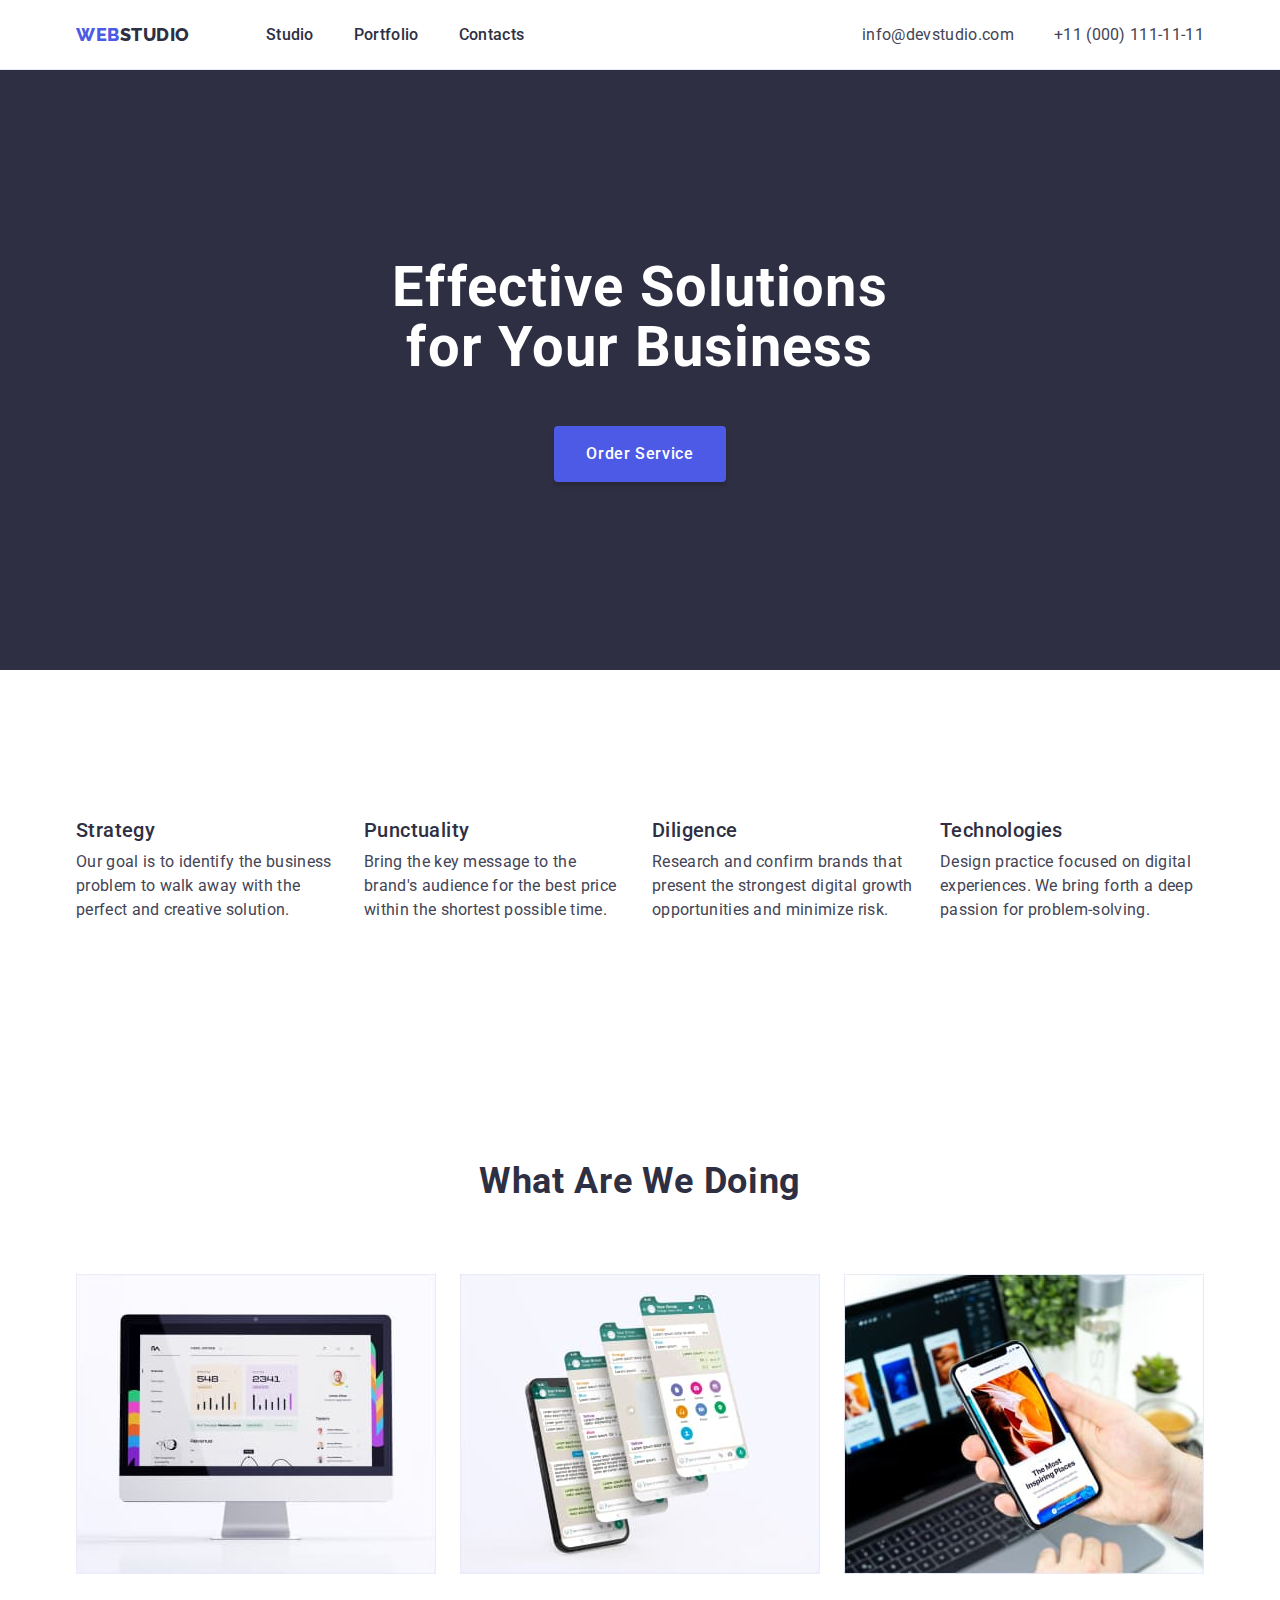
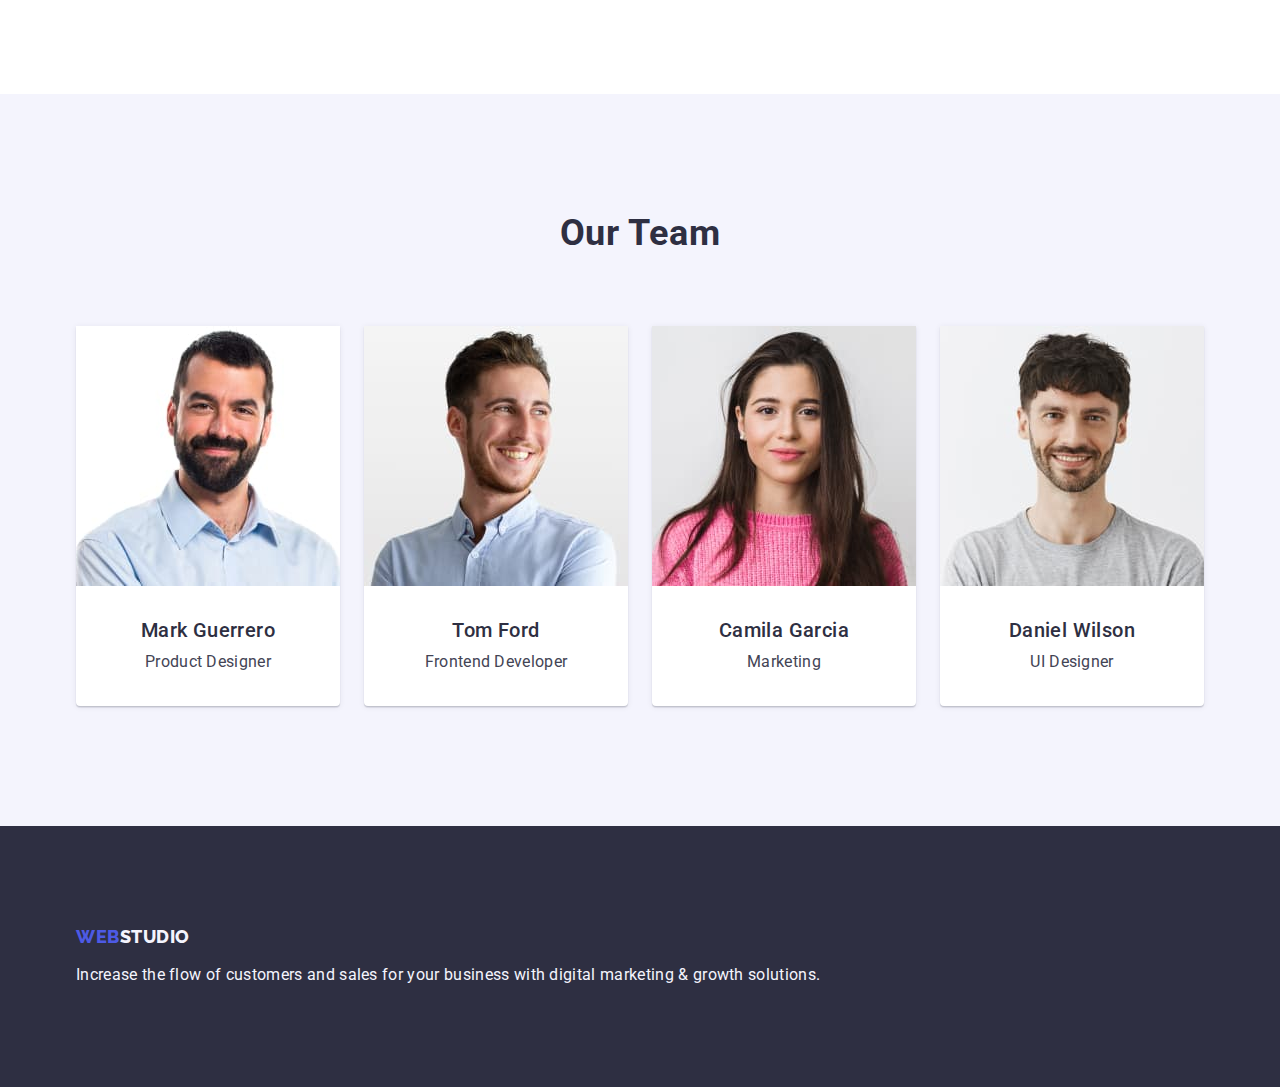
<file: index.html>
<!DOCTYPE html>
<html lang="en">
  <head>
    <meta charset="UTF-8" />
    <meta http-equiv="X-UA-Compatible" content="IE=edge" />
    <meta name="viewport" content="width=device-width, initial-scale=1.0" />
    <title>WebStudio</title>
    <link rel="preconnect" href="https://fonts.googleapis.com" />
    <link rel="preconnect" href="https://fonts.gstatic.com" crossorigin />
    <link
      href="https://fonts.googleapis.com/css2?family=Raleway:wght@800&family=Roboto:wght@400;500;700;900&display=swap"
      rel="stylesheet"
    />
    <link
      rel="stylesheet"
      href="https://cdn.jsdelivr.net/npm/modern-normalize@1.1.0/modern-normalize.min.css"
    />
    <link href="./css/styles.css" rel="stylesheet" />
  </head>
  <body>
    <!-- This is a header -->
    <header class="header">
      <div class="page-header-container container">
        <nav class="navigation">
          <a class="logo-link link" href="./index.html"
            >Web<span class="logo-link-studio">Studio</span></a
          >
          <ul class="menu list">
            <li class="menu-item">
              <a class="menu-link link" href="./index.html">Studio</a>
            </li>
            <li class="menu-item">
              <a class="menu-link link" href="./portfolio.html">Portfolio</a>
            </li>
            <li class="menu-item">
              <a class="menu-link link" href="">Contacts</a>
            </li>
          </ul>
        </nav>
        <address class="adress-conteiner">
          <ul class="adress-list list">
            <li class="adress-item">
              <a class="contact-link link" href="mailto:info@devstudio.com"
                >info@devstudio.com</a
              >
            </li>
            <li class="adress-item">
              <a class="contact-link link" href="tel:+110001111111"
                >+11 (000) 111-11-11</a
              >
            </li>
          </ul>
        </address>
      </div>
    </header>
    <main>
      <!-- This is a hero section -->
      <section class="hero-section">
        <div class="hero-container container">
          <h1 class="hero-title">Effective Solutions for Your Business</h1>
          <button class="hero-btn button" type="button">Order Service</button>
        </div>
      </section>
      <!-- This is a our features section -->
      <section class="features-section section">
        <div class="container">
          <h2 class="unvizible-title">Our features</h2>
          <ul class="card-list list">
            <li class="features-item">
              <h3 class="features-title sub-title">Strategy</h3>
              <p class="features-text">
                Our goal is to identify the business problem to walk away with
                the perfect and creative solution.
              </p>
            </li>
            <li class="features-item">
              <h3 class="features-title sub-title">Punctuality</h3>
              <p class="features-text">
                Bring the key message to the brand's audience for the best price
                within the shortest possible time.
              </p>
            </li>
            <li class="features-item">
              <h3 class="features-title sub-title">Diligence</h3>
              <p class="features-text">
                Research and confirm brands that present the strongest digital
                growth opportunities and minimize risk.
              </p>
            </li>
            <li class="features-item">
              <h3 class="features-title sub-title">Technologies</h3>
              <p class="features-text">
                Design practice focused on digital experiences. We bring forth a
                deep passion for problem-solving.
              </p>
            </li>
          </ul>
        </div>
      </section>
      <!-- This is what are we doing section -->
      <section class="section">
        <div class="container">
          <h2 class="doing-title title">What are we doing</h2>
          <ul class="card-list list">
            <li class="doing-item">
              <img
                src="./images/what_we_do/pc.jpg"
                alt="Personal Computer"
                width="360"
              />
            </li>
            <li class="doing-item">
              <img
                src="./images/what_we_do/phone.jpg"
                alt="Smartphone"
                width="360"
              />
            </li>
            <li class="doing-item">
              <img
                src="./images/what_we_do/unification.jpg"
                alt="Personal Computer and smartphone"
                width="360"
              />
            </li>
          </ul>
        </div>
      </section>
      <!-- This is team section -->
      <section class="team section">
        <div class="container">
          <h2 class="team-titlt title">Our Team</h2>
          <ul class="card-list list">
            <li class="team-card">
              <img
                src="./images/team/Mark_Guerrero.jpg"
                alt="Mark Guerrero"
                width="264"
              />
              <div class="team-card-content">
                <h3 class="team-card-title sub-title">Mark Guerrero</h3>
                <p class="team-card-text">Product Designer</p>
              </div>
            </li>
            <li class="team-card">
              <img
                src="./images/team/Tom_Ford.jpg"
                alt="Tom Ford"
                width="264"
              />
              <div class="team-card-content">
                <h3 class="team-card-title sub-title">Tom Ford</h3>
                <p class="team-card-text">Frontend Developer</p>
              </div>
            </li>
            <li class="team-card">
              <img
                src="./images/team/Camila_Garcia.jpg"
                alt="Camila Garcia"
                width="264"
              />
              <div class="team-card-content">
                <h3 class="team-card-title sub-title">Camila Garcia</h3>
                <p class="team-card-text">Marketing</p>
              </div>
            </li>
            <li class="team-card">
              <img
                src="./images/team/Daniel_Wilson.jpg"
                alt="Daniel Wilson"
                width="264"
              />
              <div class="team-card-content">
                <h3 class="team-card-title sub-title">Daniel Wilson</h3>
                <p class="team-card-text">UI Designer</p>
              </div>
            </li>
          </ul>
        </div>
      </section>
    </main>
    <!-- This is footer -->
    <footer class="footer">
      <div class="container">
        <a class="logo-link link" href="./index.html"
          >Web<span class="logo-link-studio-white">Studio</span></a
        >
        <p class="footer-text">
          Increase the flow of customers and sales for your business with
          digital marketing & growth solutions.
        </p>
      </div>
    </footer>
  </body>
</html>
</file>
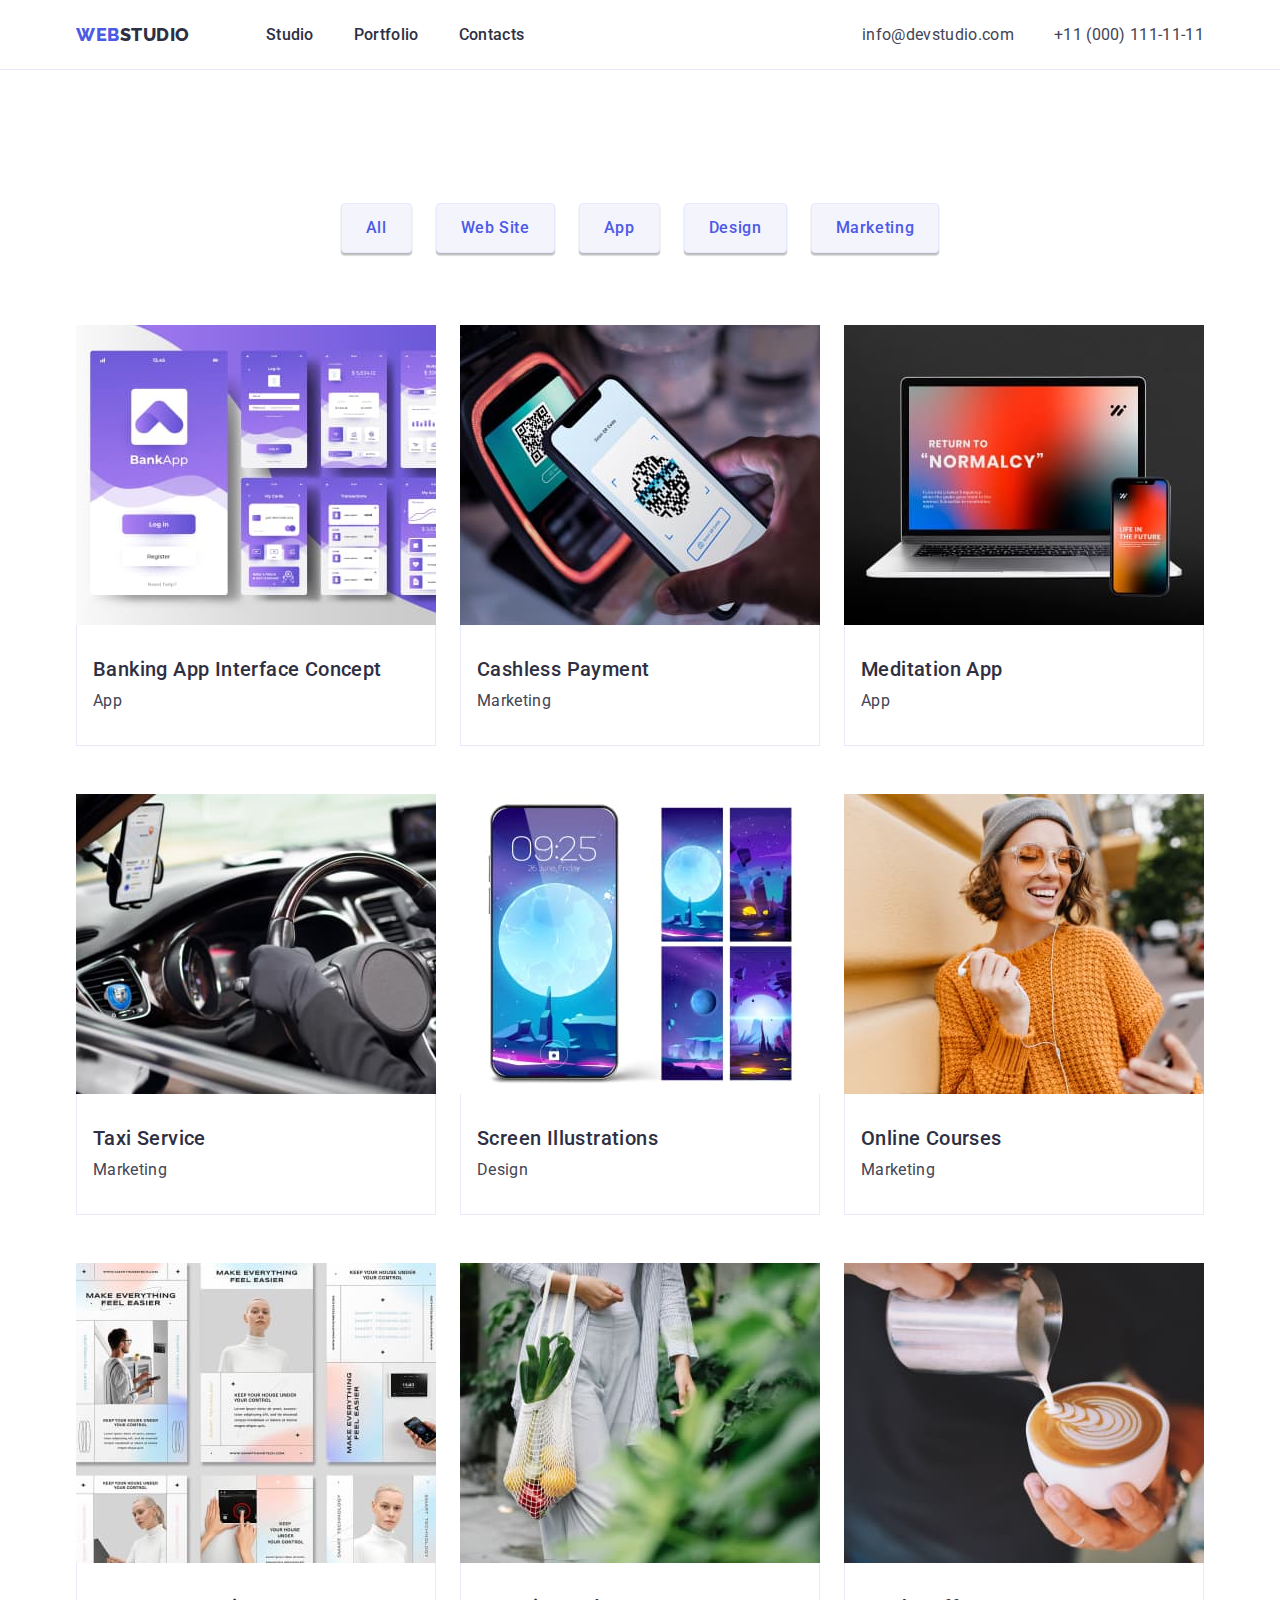
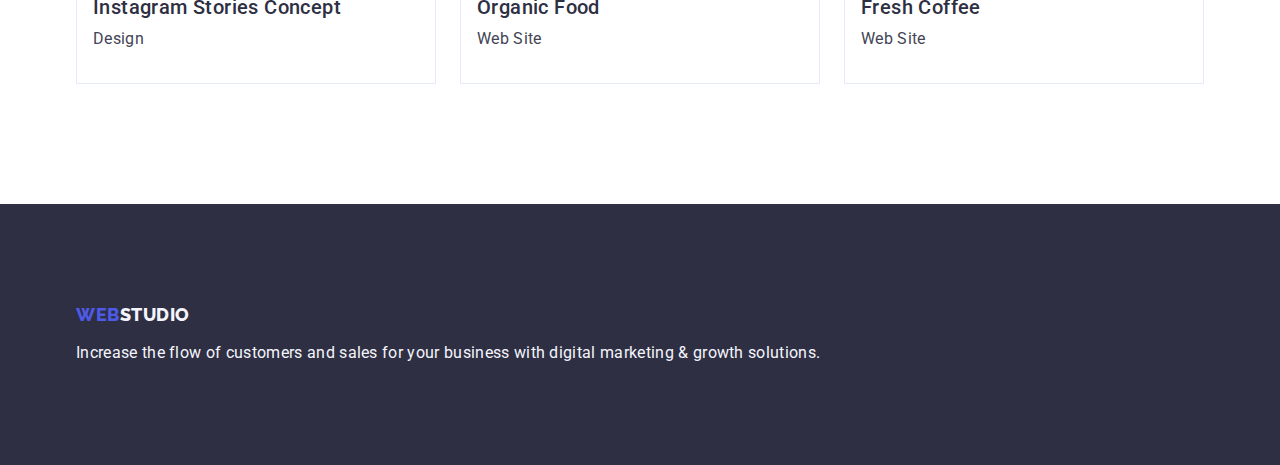
<file: portfolio.html>
<!DOCTYPE html>
<html lang="en">
  <head>
    <meta charset="UTF-8" />
    <meta http-equiv="X-UA-Compatible" content="IE=edge" />
    <meta name="viewport" content="width=device-width, initial-scale=1.0" />
    <title>Portfolio</title>
    <link rel="preconnect" href="https://fonts.googleapis.com" />
    <link rel="preconnect" href="https://fonts.gstatic.com" crossorigin />
    <link
      href="https://fonts.googleapis.com/css2?family=Raleway:wght@800&family=Roboto:wght@400;500;700;900&display=swap"
      rel="stylesheet"
    />
    <link
      rel="stylesheet"
      href="https://cdn.jsdelivr.net/npm/modern-normalize@1.1.0/modern-normalize.min.css"
    />
    <link href="./css/styles.css" rel="stylesheet" />
  </head>
  <body>
    <!-- This is a header -->
    <header class="header">
      <div class="page-header-container container">
        <nav class="navigation">
          <a class="logo-link link" href="./index.html"
            >Web<span class="logo-link-studio">Studio</span></a
          >
          <ul class="menu list">
            <li class="menu-item">
              <a class="menu-link link" href="./index.html">Studio</a>
            </li>
            <li class="menu-item">
              <a class="menu-link link" href="./portfolio.html">Portfolio</a>
            </li>
            <li class="menu-item">
              <a class="menu-link link" href="">Contacts</a>
            </li>
          </ul>
        </nav>
        <address class="adress-conteiner">
          <ul class="adress-list list">
            <li class="adress-item">
              <a class="contact-link link" href="mailto:info@devstudio.com"
                >info@devstudio.com</a
              >
            </li>
            <li class="adress-item">
              <a class="contact-link link" href="tel:+110001111111"
                >+11 (000) 111-11-11</a
              >
            </li>
          </ul>
        </address>
      </div>
    </header>
    <main>
      <!-- This is a filter -->
      <section class="portfolio-section">
        <div class="container">
          <h1 class="unvizible-title">This is our projects</h1>
          <ul class="filter-btn-list list">
            <li>
              <button class="filter-btn button" type="button">All</button>
            </li>
            <li>
              <button class="filter-btn button" type="button">Web Site</button>
            </li>
            <li>
              <button class="filter-btn button" type="button">App</button>
            </li>
            <li>
              <button class="filter-btn button" type="button">Design</button>
            </li>
            <li>
              <button class="filter-btn button" type="button">Marketing</button>
            </li>
          </ul>

          <!-- This is a projects -->

          <ul class="project-cards card-list list">
            <li class="project-card">
              <a href="" class="link"
                ><img
                  src="./images/projects/banking_app.jpg"
                  alt="Banking App Interface Concept"
                  width="360"
                  height="300"
                />
                <div class="project-card-content">
                  <h2 class="project-card-title sub-title">
                    Banking App Interface Concept
                  </h2>
                  <p class="project-card-text">App</p>
                </div>
              </a>
            </li>
            <li class="project-card">
              <a href="" class="link"
                ><img
                  src="./images/projects/cashless_payment.jpg"
                  alt="payment through the app"
                  width="360"
                  height="300"
                />
                <div class="project-card-content">
                  <h2 class="project-card-title sub-title">Cashless Payment</h2>
                  <p class="project-card-text">Marketing</p>
                </div>
              </a>
            </li>
            <li class="project-card">
              <a href="" class="link"
                ><img
                  src="./images/projects/meditation_app.jpg"
                  alt="an application for meditation on a computer and phone"
                  width="360"
                  height="300"
                />
                <div class="project-card-content">
                  <h2 class="project-card-title sub-title">Meditation App</h2>
                  <p class="project-card-text">App</p>
                </div>
              </a>
            </li>
            <li class="project-card">
              <a href="" class="link"
                ><img
                  src="./images/projects/taxi_service.jpg"
                  alt="Taxi"
                  width="360"
                  height="300"
                />
                <div class="project-card-content">
                  <h2 class="project-card-title sub-title">Taxi Service</h2>
                  <p class="project-card-text">Marketing</p>
                </div>
              </a>
            </li>
            <li class="project-card">
              <a href="" class="link"
                ><img
                  src="./images/projects/screen_illustrations.jpg"
                  alt="the phone and its screen"
                  width="360"
                  height="300"
                />
                <div class="project-card-content">
                  <h2 class="project-card-title sub-title">
                    Screen Illustrations
                  </h2>
                  <p class="project-card-text">Design</p>
                </div>
              </a>
            </li>
            <li class="project-card">
              <a href="" class="link"
                ><img
                  src="./images/projects/online_courses.jpg"
                  alt="girl with phone"
                  width="360"
                  height="300"
                />
                <div class="project-card-content">
                  <h2 class="project-card-title sub-title">Online Courses</h2>
                  <p class="project-card-text">Marketing</p>
                </div>
              </a>
            </li>
            <li class="project-card">
              <a href="" class="link"
                ><img
                  src="./images/projects/instagram_stories_concept.jpg"
                  alt="app screenshots"
                  width="360"
                  height="300"
                />
                <div class="project-card-content">
                  <h2 class="project-card-title sub-title">
                    Instagram Stories Concept
                  </h2>
                  <p class="project-card-text">Design</p>
                </div>
              </a>
            </li>
            <li class="project-card">
              <a href="" class="link">
                <img
                  src="./images/projects/organic_food.jpg"
                  alt="person width organic food"
                  width="360"
                  height="300"
                />
                <div class="project-card-content">
                  <h2 class="project-card-title sub-title">Organic Food</h2>
                  <p class="project-card-text">Web Site</p>
                </div>
              </a>
            </li>
            <li class="project-card">
              <a href="" class="link"
                ><img
                  src="./images/projects/fresh_coffee.jpg"
                  alt="make coffee"
                  width="360"
                  height="300"
                />
                <div class="project-card-content">
                  <h2 class="project-card-title sub-title">Fresh Coffee</h2>
                  <p class="project-card-text">Web Site</p>
                </div>
              </a>
            </li>
          </ul>
        </div>
      </section>
    </main>
    <!-- This is footer -->
    <footer class="footer">
      <div class="container">
        <a class="logo-link link" href="./index.html"
          >Web<span class="logo-link-studio-white">Studio</span></a
        >
        <p class="footer-text">
          Increase the flow of customers and sales for your business with
          digital marketing & growth solutions.
        </p>
      </div>
    </footer>
  </body>
</html>
</file>
<file: css/styles.css>
/*  font-family: 'Raleway', sans-serif; */
:root {
  --btn-background-color: #4d5ae5;
  --links-hover-color: #404bbf;
  --body-text-color: #434455;
  --title-text-color: #2e2f42;
}
body {
  font-family: 'Roboto', sans-serif;
  color: var(--body-text-color);
  background-color: #ffffff;
}
h1,
h2,
h3,
h4,
p {
  margin-top: 0;
  margin-bottom: 0;
}
img {
  display: block;
}
ul,
ol {
  margin-top: 0;
  margin-bottom: 0;
  padding-left: 0;
}
.container {
  width: 1158px;
  margin-left: auto;
  margin-right: auto;
  padding: 0 15px;
}
.section {
  padding-top: 120px;
  padding-bottom: 120px;
}
.logo-link {
  display: inline-block;
  padding: 24px 0;
  font-family: 'Raleway', sans-serif;
  font-weight: 800;
  font-size: 18px;
  line-height: 1.17;
  align-items: center;
  letter-spacing: 0.03em;
  text-transform: uppercase;
  color: var(--btn-background-color);
  margin-right: 76px;
}
.footer .logo-link {
  padding: 0;
  margin-bottom: 16px;
}
.list {
  list-style: none;
}
.link {
  text-decoration: none;
}
.unvizible-title {
  visibility: hidden;
}
.title {
  color: var(--title-text-color);
  margin-bottom: 72px;
}
.sub-title {
  color: var(--title-text-color);
  margin-bottom: 8px;
}
.button {
  border-radius: 4px;
  cursor: pointer;
  font-family: 'Roboto', sans-serif;
}
.card-list {
  display: flex;
  gap: 24px;
}
/*----------header section----------- */
.header {
  border-bottom: 1px solid #e7e9fc;
}
.page-header-container {
  display: flex;
  align-items: center;
}
.navigation {
  display: flex;
  align-items: center;
}
.logo-link-studio {
  color: var(--title-text-color);
}
.logo-link-studio-white {
  color: #f4f4fd;
}
.menu {
  display: flex;
  align-items: center;
}
.menu-item:not(:last-child) {
  margin-right: 40px;
}
.menu-link {
  font-weight: 500;
  font-size: 16px;
  line-height: 1.5;
  color: var(--title-text-color);
  letter-spacing: 0.02em;
  padding: 24px 0;
}
.menu-link:hover,
.menu-link:focus {
  color: var(--links-hover-color);
}
.adress-conteiner {
  font-style: normal;
  margin-left: auto;
}
.adress-list {
  display: flex;
  align-items: center;
}
.adress-item:not(:last-child) {
  margin-right: 40px;
}
.contact-link {
  font-weight: 400;
  font-size: 16px;
  line-height: 1.5;
  letter-spacing: 0.02em;
  color: var(--body-text-color);
}
.contact-link:hover,
.contact-link:focus {
  color: var(--links-hover-color);
}
/* ----------hero section---------- */
.hero-section {
  background-color: var(--title-text-color);
  color: #ffffff;
  min-height: 600px;
  display: flex;
  align-items: center;
  padding: 188px 0;
}
.hero-container {
  display: flex;
  flex-direction: column;
  justify-content: center;
  align-items: center;
}
.hero-title {
  max-width: 496px;
  line-height: 1.07;
  font-size: 56px;
  text-align: center;
  letter-spacing: 0.02em;
  color: #ffffff;
  margin-bottom: 48px;
}
.hero-btn {
  border: none;
  min-width: 169px;
  height: 56px;
  background: var(--btn-background-color);
  box-shadow: 0px 4px 4px rgba(0, 0, 0, 0.15);
  color: #ffffff;
  font-weight: 500;
  font-size: 16px;
  line-height: 1.5;
  align-items: center;
  letter-spacing: 0.04em;
  padding: 16px 32px;
}
.hero-btn:hover,
.hero-btn:focus {
  background: var(--links-hover-color);
}
/* ----------features section---------- */
.features-item {
  flex-basis: calc((100% - (3 * 24px)) / 4);
}
.features-title {
  font-weight: 500;
  font-size: 20px;
  line-height: 1.2;
  letter-spacing: 0.02em;
}
.features-text {
  font-weight: 400;
  font-size: 16px;
  line-height: 1.5;
  letter-spacing: 0.02em;
}
/* ----------doing section---------- */
.doing-item {
  flex-basis: calc((100%- (24px * 2)) / 3);
}
.doing-title {
  font-size: 36px;
  line-height: 1.11;
  text-align: center;
  letter-spacing: 0.02em;
  text-transform: capitalize;
}
/* ----------team---------- */
.team {
  background: #f4f4fd;
}
.team-titlt {
  font-size: 36px;
  line-height: 1.11;
  text-align: center;
  letter-spacing: 0.02em;
  text-transform: capitalize;
}
.team-card {
  flex-basis: calc((100%- (24px * 3)) / 4);
  box-shadow: 0px 1px 6px rgba(46, 47, 66, 0.08),
    0px 1px 1px rgba(46, 47, 66, 0.16), 0px 2px 1px rgba(46, 47, 66, 0.08);
  border-radius: 0px 0px 4px 4px;
  background-color: #ffffff;
}
.team-card-content {
  padding: 32px 16px;
}
.team-card-title {
  font-weight: 500;
  font-size: 20px;
  line-height: 1.2;
  text-align: center;
  letter-spacing: 0.02em;
}
.team-card-text {
  font-weight: 400;
  font-size: 16px;
  line-height: 1.5;
  text-align: center;
  letter-spacing: 0.02em;
}
/* -----------footer----------- */
.footer {
  background: #2e2f42;
  padding: 100px 0;
}

.footer-text {
  font-weight: 400;
  font-size: 16px;
  line-height: 1.5;
  letter-spacing: 0.02em;
  color: #f4f4fd;
}
/* ------------portfolio page-------------------- */
.portfolio-section {
  padding-top: 96px;
  padding-bottom: 120px;
}
.filter-btn-list {
  display: flex;
  gap: 24px;
  justify-content: center;
  margin-bottom: 72px;
}
.filter-btn {
  box-shadow: 0px 3px 1px rgba(0, 0, 0, 0.1), 0px 2px 1px rgba(0, 0, 0, 0.08),
    0px 2px 2px rgba(0, 0, 0, 0.12);
  color: var(--btn-background-color);
  font-weight: 500;
  font-size: 16px;
  line-height: 1.5;
  align-items: center;
  text-align: center;
  letter-spacing: 0.04em;
  box-sizing: border-box;
  background: #f4f4fd;
  border: 1px solid #e7e9fc;
  padding: 12px 24px;
}
.filter-btn:hover,
.filter-btn:focus {
  background: var(--links-hover-color);
  color: #ffffff;
  border: 1px solid transparent;
}
.project-cards {
  flex-wrap: wrap;
  justify-content: center;
  row-gap: 48px;
}
.project-card {
  flex-basis: calc((100%- (24px * 2)) / 3);
}
.project-card-content {
  padding: 32px 16px;
  border: 1px solid #e7e9fc;
  border-top: none;
}
.project-card-title {
  font-weight: 500;
  font-size: 20px;
  line-height: 1.2;
  letter-spacing: 0.02em;
}
.project-card-text {
  color: var(--body-text-color);
  font-weight: 400;
  font-size: 16px;
  line-height: 1.5;
  letter-spacing: 0.02em;
}
</file>
